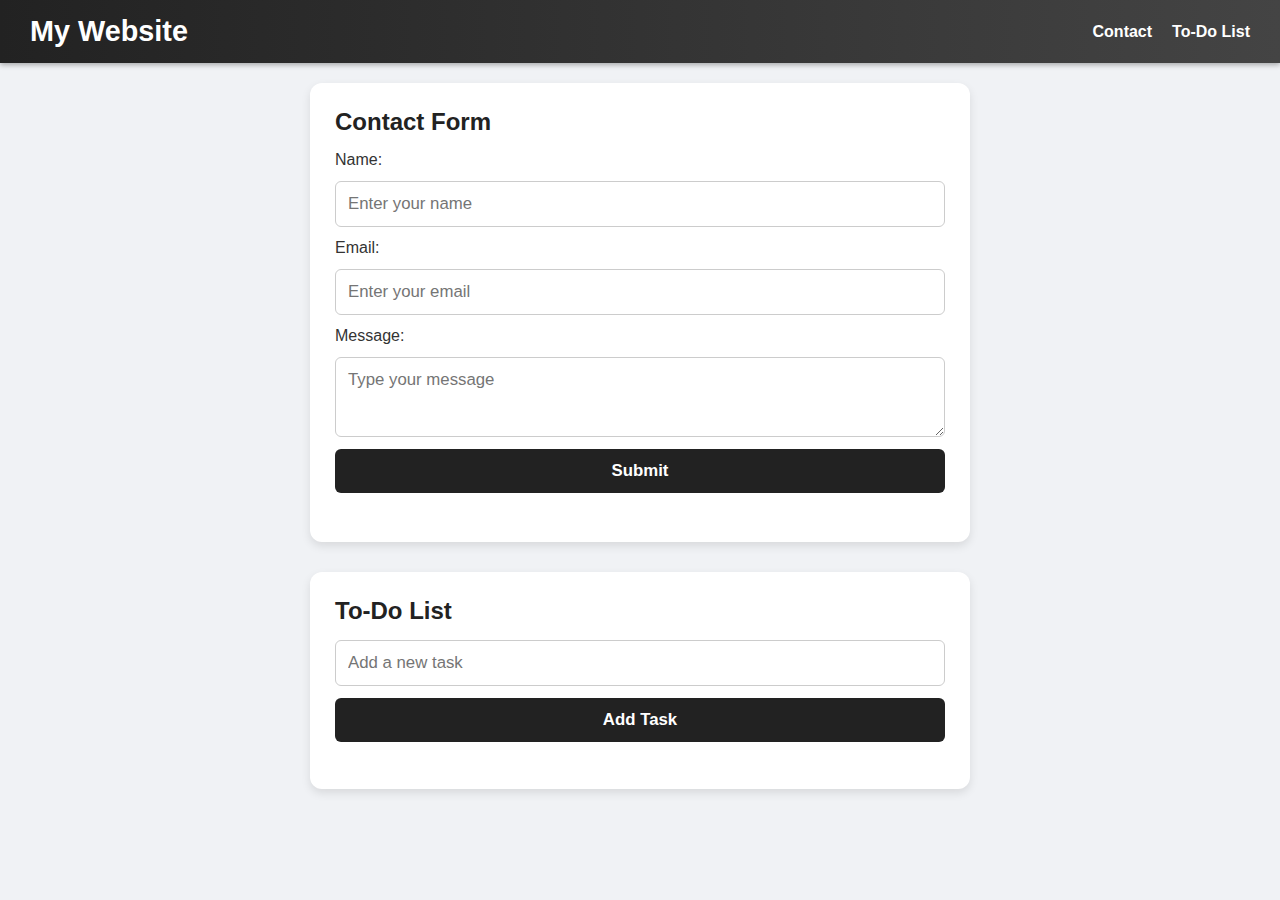
<file: task 2/index.html>
<!DOCTYPE html>
<html lang="en">
<head>
  <meta charset="UTF-8">
  <meta name="viewport" content="width=device-width, initial-scale=1.0">
  <title>HTML CSS JS Task</title>
  <link rel="stylesheet" href="style.css">
</head>
<body>
  <nav>
    <h1>My Website</h1>
    <ul>
      <li><a href="#form-section">Contact</a></li>
      <li><a href="#todo-section">To-Do List</a></li>
    </ul>
  </nav>

  <main>
    <section id="form-section" class="content card">
      <h2>Contact Form</h2>
      <form id="contactForm">
        <label for="name">Name:</label>
        <input type="text" id="name" placeholder="Enter your name">

        <label for="email">Email:</label>
        <input type="email" id="email" placeholder="Enter your email">

        <label for="message">Message:</label>
        <textarea id="message" placeholder="Type your message"></textarea>

        <button type="submit">Submit</button>
        <p id="formError" class="error"></p>
        <p id="formSuccess" class="success"></p>
      </form>
    </section>

    <section id="todo-section" class="content card">
      <h2>To-Do List</h2>
      <div class="todo-container">
        <input type="text" id="taskInput" placeholder="Add a new task">
        <button id="addTaskBtn">Add Task</button>
        <ul id="taskList"></ul>
      </div>
    </section>
  </main>

  <script src="script.js"></script>
</body>
</html>
</file>
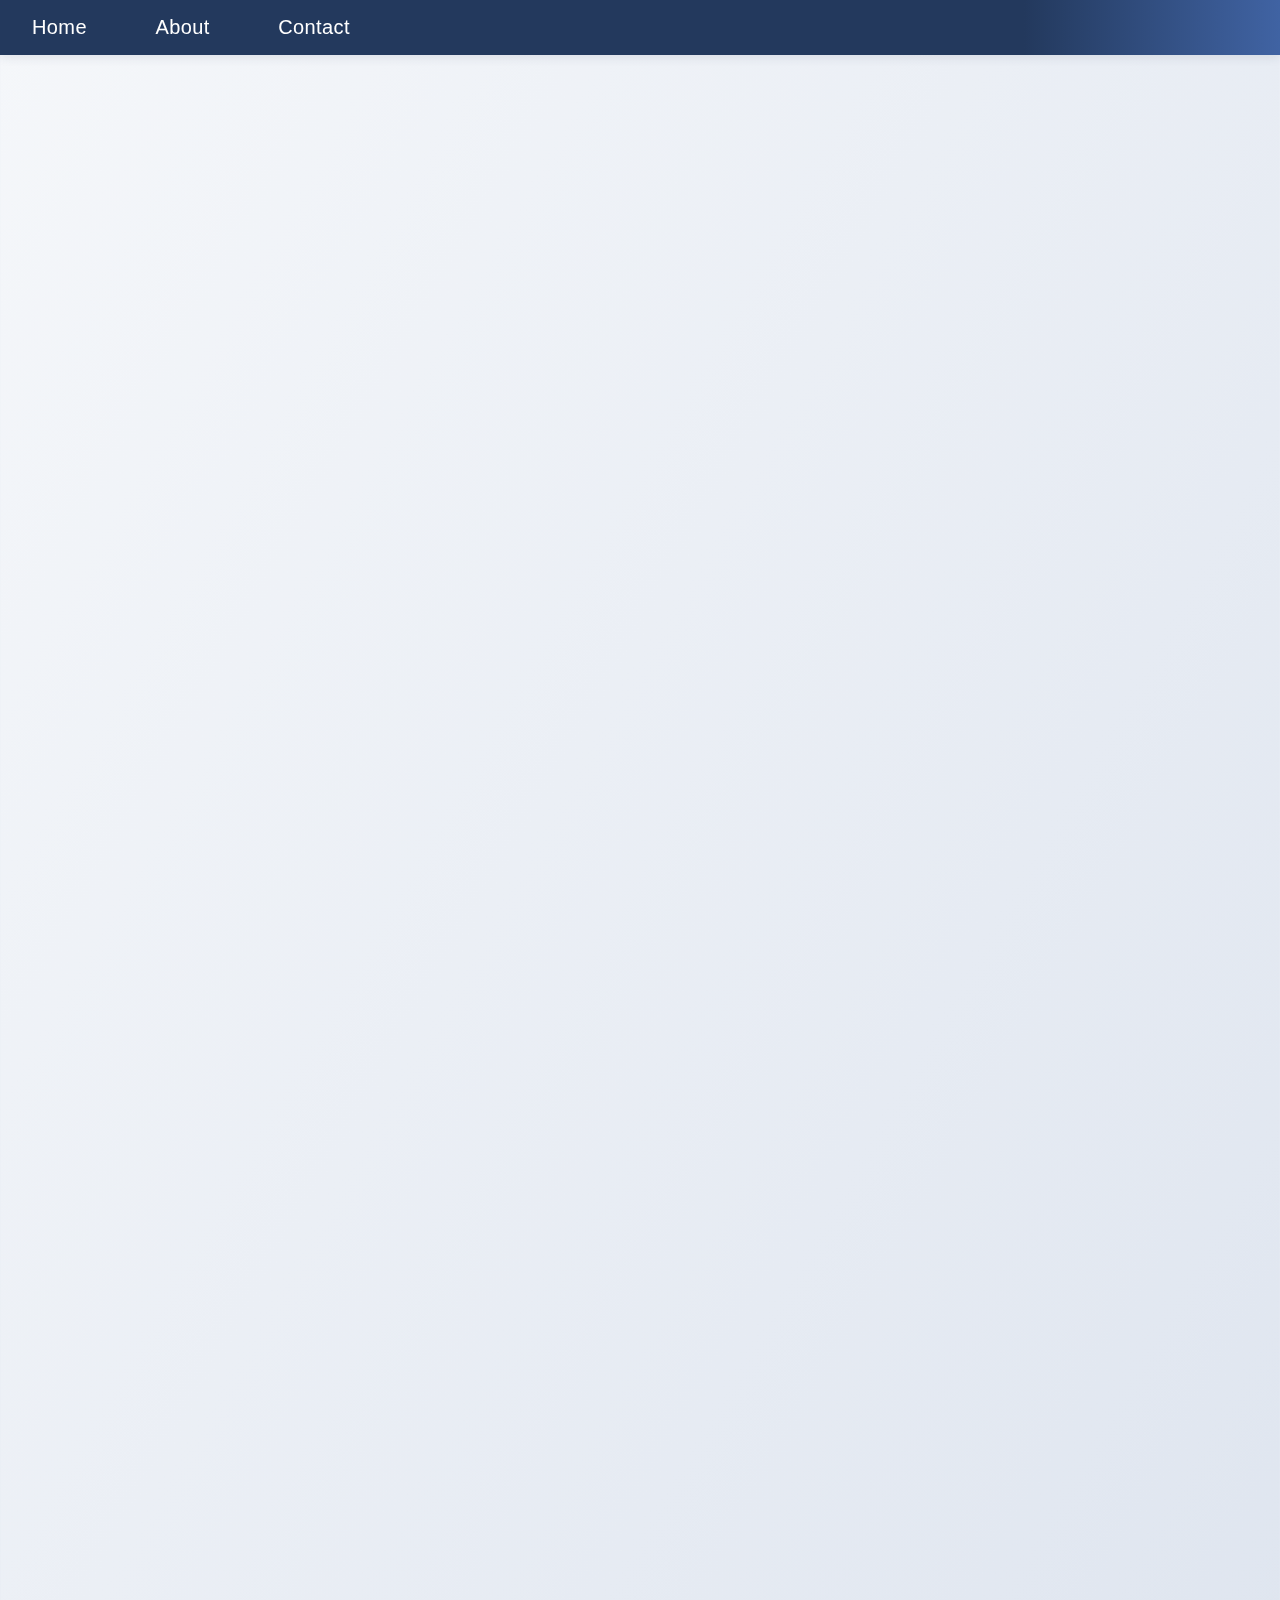
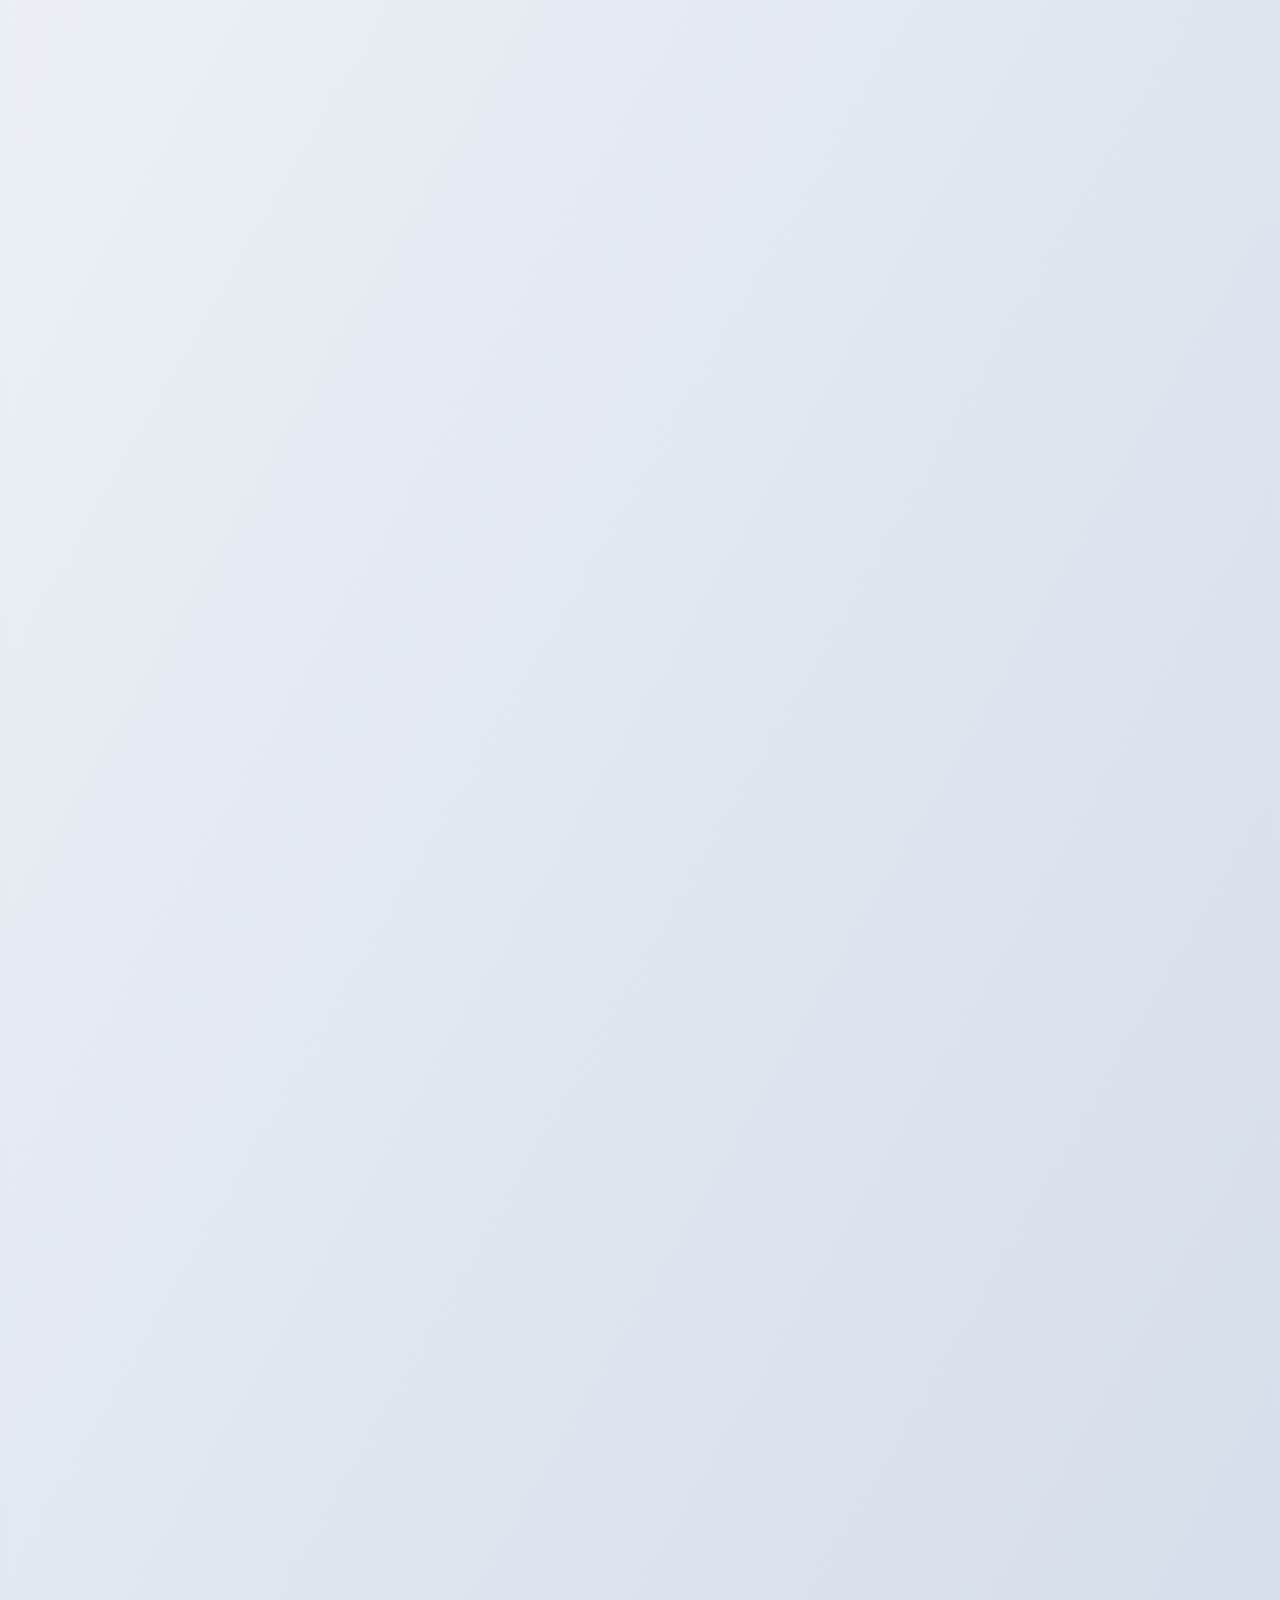
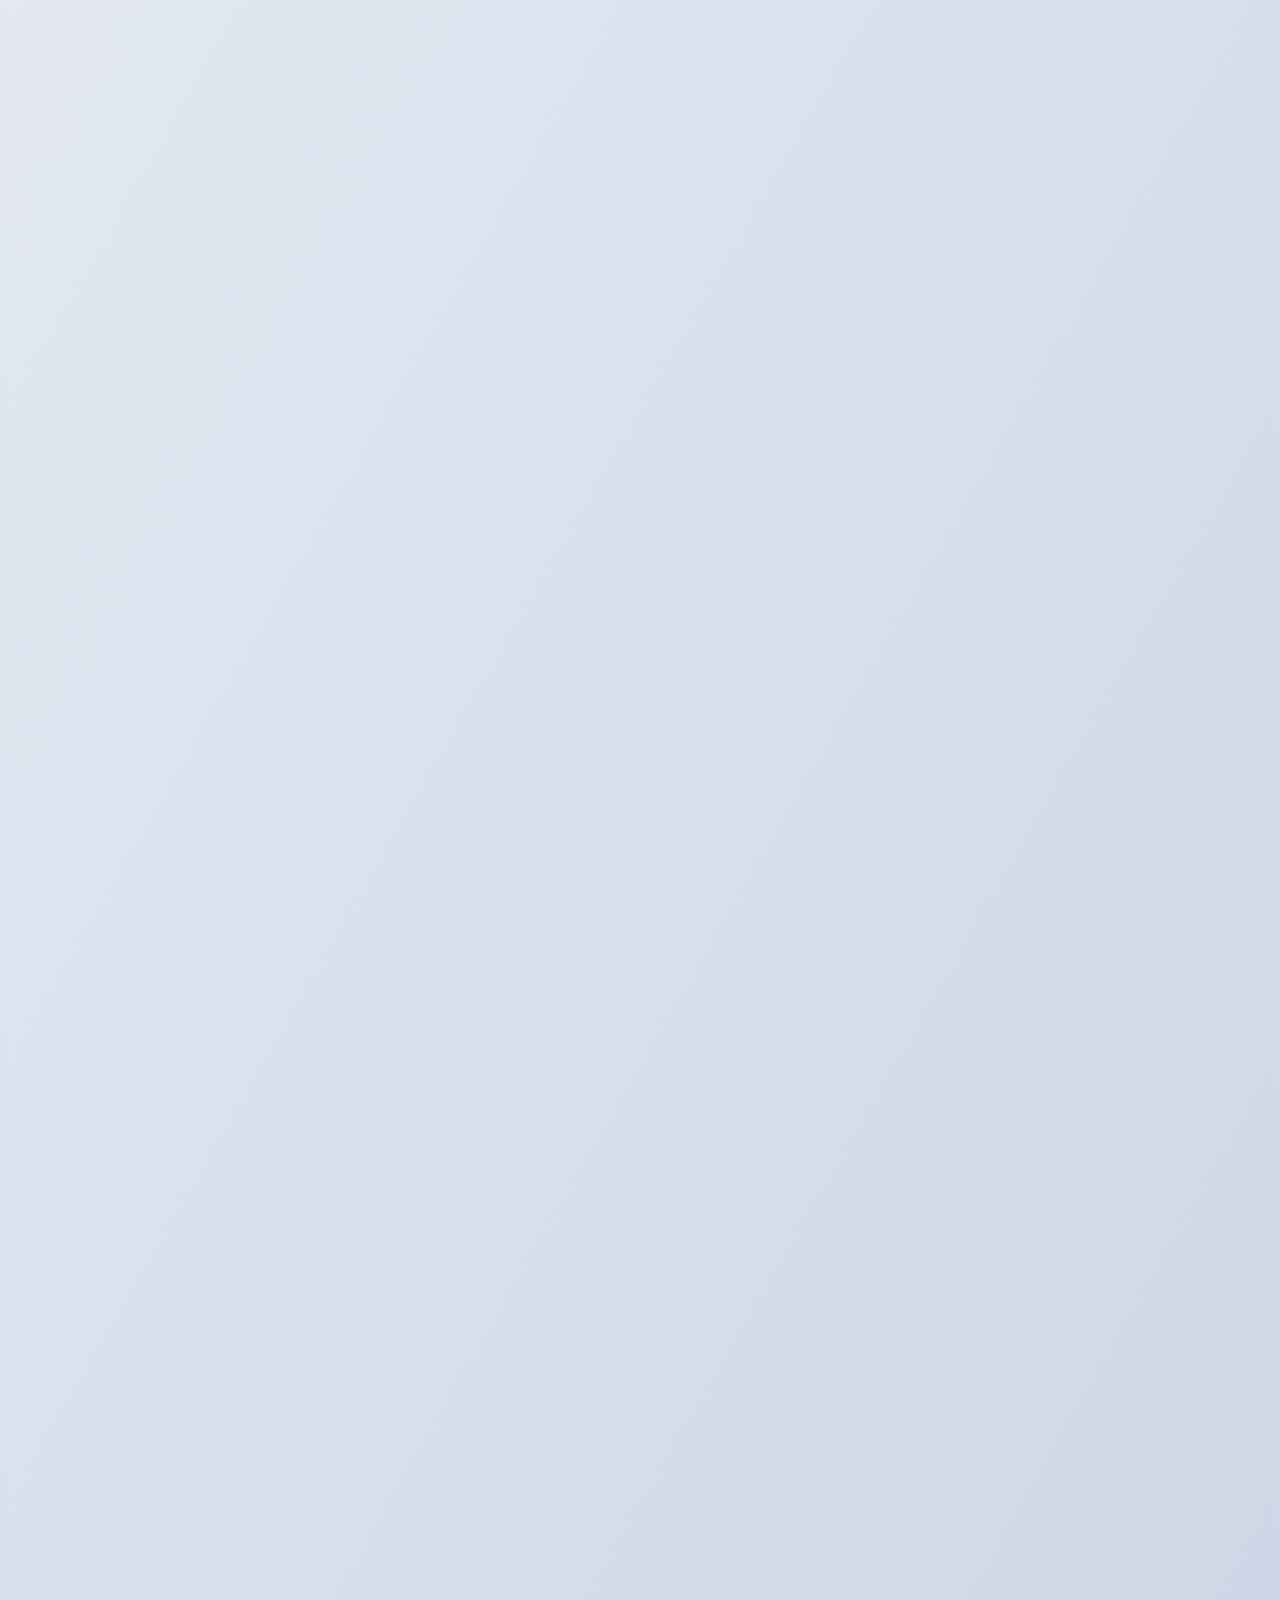
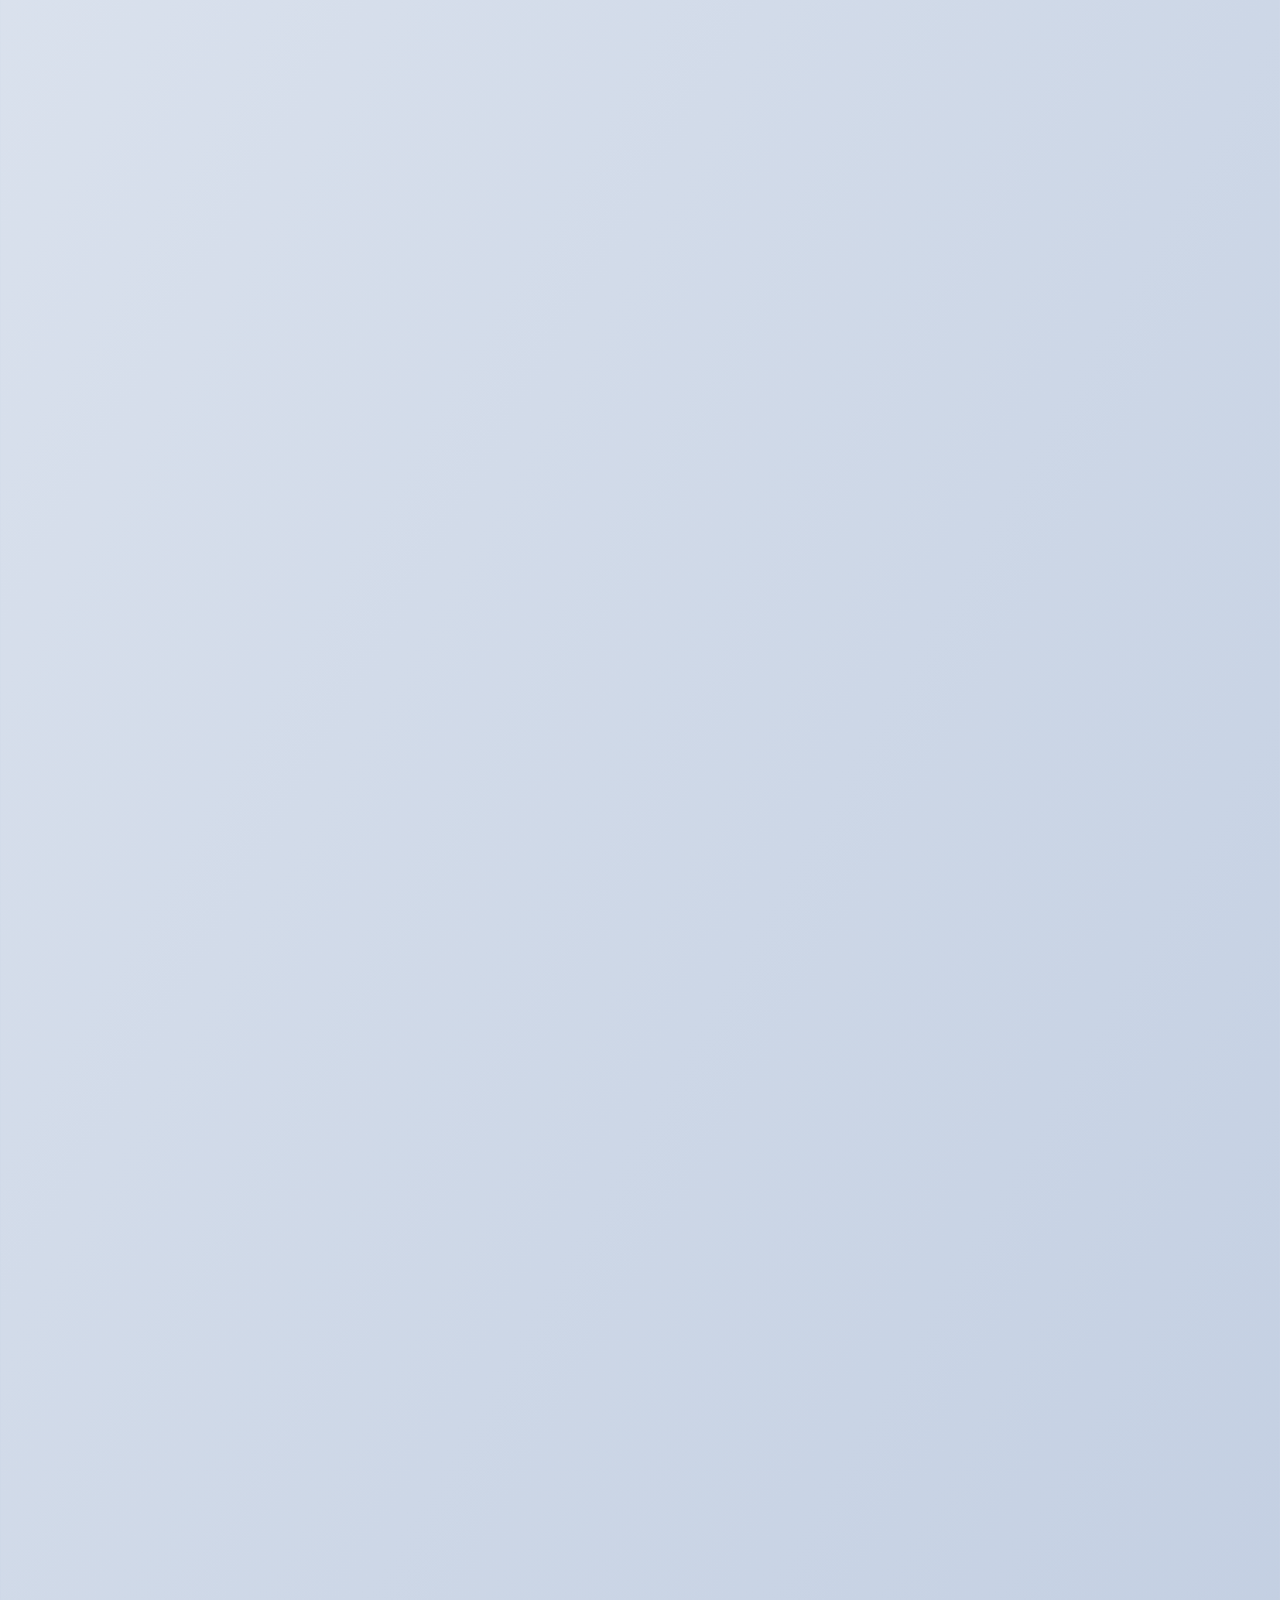
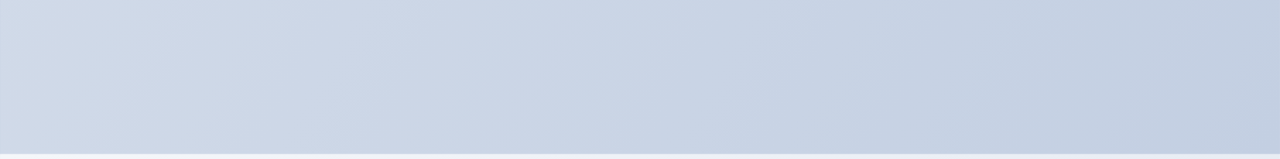
<file: task1.html>
<!DOCTYPE html>
<html lang="en">
<head>
  <meta charset="UTF-8">
  <title>Basics of Web Development</title>
  <link rel="stylesheet" href="style.css">
</head>
<body>
  <div class="navbar">
    <a href="#home">Home</a>
    <a href="#about">About</a>
    <a href="#contact">Contact</a>
  </div>

  <div id="home" class="section">
    <h1>Welcome to Web Development Basics</h1>
    <p>This page helps you learn the basics of HTML, CSS, and JavaScript.</p>
    <ul>
      <li>HTML gives your page structure and content.</li>
      <li>CSS makes your page look better with colors and layout.</li>
      <li>JavaScript adds simple interactive features.</li>
    </ul>
    <p>Click the buttons below to see how JavaScript works:</p>
    <button id="alertBtn">Show Alert</button>
    <button id="moreBtn">Show More</button>
    <div id="extraInfo"></div>
    <p><a href="#about">Go to About Section</a></p>
    <hr>
    <h2 style="margin-top:40px;">What is Web Development?</h2>
    <p>
      Web development is the process of building and maintaining websites on the internet.
      Web pages are made with HTML, styled with CSS, and made interactive with JavaScript.
    </p>
    <h3>HTML Basics</h3>
    <p>
      HTML stands for HyperText Markup Language. It is a markup language that defines the structure of web pages.
      HTML uses tags to describe headings, paragraphs, images, links, lists, and much more.
    </p>
    <ul>
      <li>&lt;h1&gt; for main headings</li>
      <li>&lt;p&gt; for paragraphs</li>
      <li>&lt;a&gt; for links</li>
      <li>&lt;img&gt; for images</li>
      <li>&lt;ul&gt; and &lt;li&gt; for lists</li>
      <li>&lt;div&gt; for sections or groups</li>
    </ul>
    <h3>CSS Basics</h3>
    <p>
      CSS stands for Cascading Style Sheets. CSS is used for styling HTML elements, adjusting colors, fonts, margins, and layouts.
    </p>
    <ul>
      <li>CSS selectors match HTML elements.</li>
      <li>Properties like color, background-color, margin, font-size, etc., can be applied.</li>
      <li>Use classes and ids for more control.</li>
      <li>External CSS files keep code neat.</li>
    </ul>
    <h3>JavaScript Basics</h3>
    <p>
      JavaScript is a programming language for adding interactivity to web pages. You can use it to react to user actions, change content, show messages, and much more.
    </p>
    <ul>
      <li>Use <code>document.getElementById</code> to select elements.</li>
      <li>Add <code>onclick</code> events for buttons.</li>
      <li>Update your page by changing HTML with JavaScript.</li>
      <li>JavaScript can run after the page loads.</li>
    </ul>
    <h3>Structure of a Simple Webpage</h3>
    <ol>
      <li>HTML file for content & structure</li>
      <li>CSS file for style & layout</li>
      <li>JS file for interaction</li>
    </ol>
    <h2>Why Learn Web Development?</h2>
    <p>
      Learning web development is useful for:
      <ul>
        <li>Building your own projects</li>
        <li>Getting a job in tech</li>
        <li>Understanding how websites work</li>
        <li>Creating useful web tools for others</li>
      </ul>
    </p>
    <h3>What Can You Build?</h3>
    <p>
      You can build portfolios, blogs, landing pages, e-commerce sites, games, tools, and much more.
    </p>
    <p>
      Many of the world’s largest sites use HTML, CSS, and JavaScript for their core pages.
    </p>
    <h3>HTML Example Elements</h3>
    <ul>
      <li>Navigation Bars</li>
      <li>Sidebars</li>
      <li>Content Cards</li>
      <li>Forms for user input</li>
      <li>Buttons for actions</li>
    </ul>
    <p>
      Use HTML tags to wrap your content and make things readable and organized. Use CSS to make everything look better.
    </p>
    <h3>Styling with CSS Example</h3>
    <p>
      Change colors, set backgrounds, add padding to separate content, and create columns for layout. CSS makes plain HTML look great.
    </p>
    <h3>Adding Interactivity</h3>
    <p>
      You can make popups with alerts, reveal hidden info with toggles, update a part of the page, scroll to sections, and much more with simple JavaScript.
    </p>
    <h3>Basic Terms</h3>
    <ul>
      <li>Element: An HTML tag and its content</li>
      <li>Attribute: Info inside a tag like src, href, or id</li>
      <li>Selector: CSS code that chooses which elements to style</li>
      <li>Event: An action like a click, scroll, or keypress</li>
    </ul>
    <h3>Development Process</h3>
    <p>
      First you plan your page, sketch a simple design. Then you write the HTML structure, add content, style with CSS, and add JavaScript for actions.
    </p>
    <p>
      Testing is important. Try your page in a browser and fix mistakes as you go. Google is your friend for learning!
    </p>
    <h2 style="margin-top:40px;">More Tips for Beginners</h2>
    <ol>
      <li>Start small and simple.</li>
      <li>Practice by making sample pages.</li>
      <li>Use lots of <b>&lt;p&gt;</b> and <b>&lt;h2&gt;</b> tags to break up info.</li>
      <li>Don’t worry about making everything perfect at first.</li>
      <li>Test changes often.</li>
    </ol>
    <h2>Common HTML Tags</h2>
    <ul>
      <li><b>&lt;h1&gt; to &lt;h6&gt;</b> - Headings</li>
      <li><b>&lt;p&gt;</b> - Paragraphs</li>
      <li><b>&lt;br&gt;</b> - Line break</li>
      <li><b>&lt;a&gt;</b> - Links</li>
      <li><b>&lt;img&gt;</b> - Images</li>
      <li><b>&lt;ul&gt;</b>, <b>&lt;ol&gt;</b>, <b>&lt;li&gt;</b> - Lists</li>
    </ul>
    <h2>Common CSS Properties</h2>
    <ul>
      <li>color</li>
      <li>background-color</li>
      <li>padding</li>
      <li>margin</li>
      <li>border</li>
      <li>font-family</li>
      <li>font-size</li>
      <li>width/height</li>
    </ul>
    <h2>Common JavaScript Actions</h2>
    <ul>
      <li>Show & hide things</li>
      <li>Make popups</li>
      <li>Detect button clicks</li>
      <li>Change text or images</li>
      <li>Scroll to a section</li>
    </ul>
    <h3>Try More:</h3>
    <ol>
      <li>Create a second page and link to it</li>
      <li>Try changing the color of something with a CSS class</li>
      <li>Use JavaScript to change text on the page</li>
      <li>Make a simple form</li>
    </ol>
    <p>Keep reading and practicing...</p>
    <p>Practice makes progress in web development.</p>
    <p>Keep adding content and improving your pages.</p>
    <p>Try looking at real websites and thinking how they are built.</p>
    <p>HTML, CSS, and JavaScript are the core of every site.</p>
    <p>Web development is creative and rewarding.</p>
    <p>You can use any text editor to write code.</p>
    <p>Modern browsers can show your pages as you build them.</p>
    <p>Always save your work before testing.</p>
    <p>Don’t forget to have fun and experiment!</p>
    <p>Share your creations with friends and family.</p>
    <p>Almost done with the basics, scroll down for more info.</p>
    <p>As you scroll, notice how much content fits onto one page.</p>
    <p>Well done for reading this far!</p>
  </div>

  <div id="about" class="section">
    <h2>About This Page</h2>
    <p>This page is made using simple code. Go on and explore the Contact section too!</p>
    <p>About web development: You create the structure with HTML, style with CSS, add interactivity with JavaScript.</p>
    <p>All sections here have extra information to allow scrolling.</p>
    <ul>
      <li>Development tools: Text editors, browsers</li>
      <li>Skills needed: Logic, creativity, curiosity</li>
      <li>Use HTML for headings, paragraphs, lists</li>
      <li>Use CSS for colors, spacing, layouts</li>
      <li>Use JS for popups, buttons, changes</li>
    </ul>
    <p>Practice by making changes in your code.</p>
    <p>Everyone starts as a beginner.</p>
    <p>You're learning and improving with every scroll.</p>
    <p>Notice how scroll bars appear when there is lots of content.</p>
    <p>Keep going, practice brings skill!</p>
    <p>Find online tutorials and communities.</p>
    <p>Remember to save your work.</p>
    <p>Good work making it down here.</p>
    <p>This is the end of the About section.</p>
    <p>Scroll up to the Home section for more tips!</p>
  </div>

  <div id="contact" class="section">
    <h2>Contact</h2>
    <p>Email: abharathreddy751@email.com</p>
    <p>Contact us if you have questions about this web development guide.</p>
    <p>This section offers extra content for scrolling as requested.</p>
    <p>Many web developers work together in teams.</p>
    <p>Web development can be learned online for free.</p>
    <p>Join web forums to ask questions.</p>
    <p>Keep learning new web technologies.</p>
    <p>Feedback helps improve your work.</p>
    <p>Remember to ask for help if stuck.</p>
    <p>Happy coding!</p>
    <p>Thank you for visiting this page.</p>
    <p>Scroll up to the Home and About sections for more tips!</p>
  </div>

  <script src="script.js"></script>
</body>
</html>
</file>
<file: task 2/style.css>
* {
  margin: 0;
  padding: 0;
  box-sizing: border-box;
  font-family: Arial, sans-serif;
}

body {
  background: #f0f2f5;
  color: #333;
}

nav {
  display: flex;
  justify-content: space-between;
  align-items: center;
  background: linear-gradient(90deg, #222, #444);
  padding: 15px 30px;
  box-shadow: 0 2px 5px rgba(0,0,0,0.3);
}

nav h1 {
  color: #fff;
  font-size: 1.5em;
}

nav ul {
  list-style: none;
  display: flex;
  gap: 20px;
}

nav a {
  color: #fff;
  text-decoration: none;
  font-weight: bold;
  transition: color 0.3s ease;
}

nav a:hover {
  color: #f39c12;
}

main {
  display: flex;
  flex-direction: column;
  gap: 30px;
  padding: 20px;
  max-width: 700px;
  margin: 0 auto;
}

.content.card {
  background: #fff;
  padding: 25px;
  border-radius: 12px;
  box-shadow: 0 4px 10px rgba(0,0,0,0.1);
  transition: transform 0.3s ease;
}

.content.card:hover {
  transform: translateY(-5px);
}

h2 {
  margin-bottom: 15px;
  color: #222;
}

form {
  display: flex;
  flex-direction: column;
  gap: 12px;
}

input, textarea, button {
  padding: 12px;
  border: 1px solid #ccc;
  border-radius: 6px;
  font-size: 1em;
}

textarea {
  resize: vertical;
  min-height: 80px;
}

button {
  background: #222;
  color: white;
  font-weight: bold;
  border: none;
  cursor: pointer;
  transition: background 0.3s ease;
}

button:hover {
  background: #f39c12;
}

.error {
  color: red;
  font-size: 0.9em;
}

.success {
  color: green;
  font-size: 0.9em;
}

.todo-container {
  display: flex;
  flex-direction: column;
  gap: 12px;
}

#taskList {
  list-style: none;
  margin-top: 10px;
  padding: 0;
}

#taskList li {
  display: flex;
  justify-content: space-between;
  align-items: center;
  background: #fafafa;
  padding: 10px 12px;
  margin-bottom: 8px;
  border: 1px solid #ddd;
  border-radius: 6px;
}

#taskList button {
  background: red;
  color: white;
  border: none;
  padding: 5px 10px;
  border-radius: 4px;
  cursor: pointer;
  transition: background 0.3s ease;
}

#taskList button:hover {
  background: darkred;
}
@media (min-width: 768px) {
  nav h1 {
    font-size: 1.8em;
  }
  button, input, textarea {
    font-size: 1.05em;
  }
}
</file>
<file: style.css>
body {
  margin: 0;
  font-family: 'Segoe UI', 'Roboto', Arial, sans-serif;
  background: linear-gradient(120deg, #f5f7fa 0%, #c3cfe2 100%);
  color: #23395d;
  min-height: 100vh;
}
.navbar {
  background: linear-gradient(90deg, #23395d 80%, #4063a3 100%);
  padding: 0;
  box-shadow: 0 2px 10px rgba(35,57,93,0.11);
  position: sticky;
  top: 0;
  z-index: 999;
}

.navbar a {
  display: inline-block;
  padding: 16px 30px;
  color: #fff;
  font-size: 20px;
  font-weight: 500;
  text-decoration: none;
  transition: background 0.2s, color 0.2s, box-shadow 0.2s;
  letter-spacing: .02em;
  border-radius: 0 0 8px 8px;
  margin: 0 2px;
  position: relative;
}

.navbar a:hover, .navbar a:focus {
  background: #f6d365;
  color: #23395d;
  box-shadow: 0 2px 10px rgba(246,211,101,0.09);
}

.navbar a:active {
  background: #ee964b;
  color: #fff;
  box-shadow: 0 2px 10px rgba(238,150,75,0.13);
}

.section {
  max-width: 80%;
  margin: 40px auto 35px auto;
  background: #fff;
  padding: 40px 30px 30px 30px;
  border-radius: 18px;
  box-shadow: 0 8px 32px rgba(44,82,130,0.11), 0 1.5px 5px rgba(44,82,130,0.04);
  border: 1px solid #e5edf5;
  transition: box-shadow 0.35s;
}

.section:hover {
  box-shadow: 0 12px 40px rgba(35,57,93,0.16), 0 2px 8px rgba(44,82,130,0.04);
}

h1, h2 {
  color: #23395d;
  margin-bottom: 20px;
  font-family: 'Roboto Slab', 'Segoe UI', serif;
  letter-spacing: .015em;
}

h1 {
  font-size: 2.4em;
  font-weight: 700;
  border-bottom: 2px solid #cddcfa;
  padding-bottom: 14px;
}

h2 {
  font-size: 1.6em;
  font-weight: 600;
}

h3 {
  color: #4063a3;
  margin-top: 28px;
  font-size: 1.13em;
  font-weight: 600;
}

ul, ol {
  padding-left: 23px;
  margin-bottom: 14px;
}

li {
  margin-bottom: 5px;
  line-height: 1.52;
  font-size: 1.07em;
}

p {
  line-height: 1.7;
  margin-bottom: 13px;
  font-size: 1.08em;
}

hr {
  border: none;
  border-bottom: 1.5px dashed #e5edf5;
  margin: 35px 0;
}

button {
  background: linear-gradient(90deg, #23395d 55%, #4063a3 100%);
  color: #fff;
  border: none;
  border-radius: 7px;
  padding: 13px 30px;
  margin: 12px 13px 0 0;
  font-size: 17px;
  font-weight: 500;
  cursor: pointer;
  box-shadow: 0 2px 8px rgba(35,57,93,0.10);
  transition: background 0.28s, box-shadow 0.18s, transform 0.11s;
}

button:hover, button:focus {
  background: linear-gradient(90deg, #f6d365 80%, #ee964b 100%);
  color: #23395d;
  box-shadow: 0 4px 20px rgba(238,150,75,0.09);
  transform: translateY(-2px) scale(1.04);
}

button:active {
  background: #ee964b;
  color: #fff;
  box-shadow: 0 1px 6px rgba(238,150,75,0.13);
}

#extraInfo {
  background: linear-gradient(90deg, #e0f7fa 92%, #cddcfa 100%);
  padding: 18px 20px;
  margin-top: 18px;
  border-radius: 8px;
  font-size: 1.09em;
  color: #26486c;
  box-shadow: 0 2px 12px rgba(44,82,130,0.10);
  border: 1px solid #d0e3fa;
  display: none;
}

a {
  color: #4063a3;
  text-decoration: underline;
  font-weight: 500;
  transition: color 0.2s;
}

a:hover, a:focus {
  color: #ee964b;
}

@media (max-width: 980px) {
  .section {
    max-width: 98vw;
    padding: 24px 5vw 18px 5vw;
  }
  h1 { font-size: 2em; }
  h2 { font-size: 1.4em; }
  button { padding: 10px 20px; font-size: 16px; }
}

.section {
  opacity: 0;
  transform: translateY(40px);
  animation: fadeInSection 0.9s ease forwards;
}

@keyframes fadeInSection {
  0% { opacity: 0; transform: translateY(40px);}
  100% { opacity: 1; transform: translateY(0);}
}
</file>
